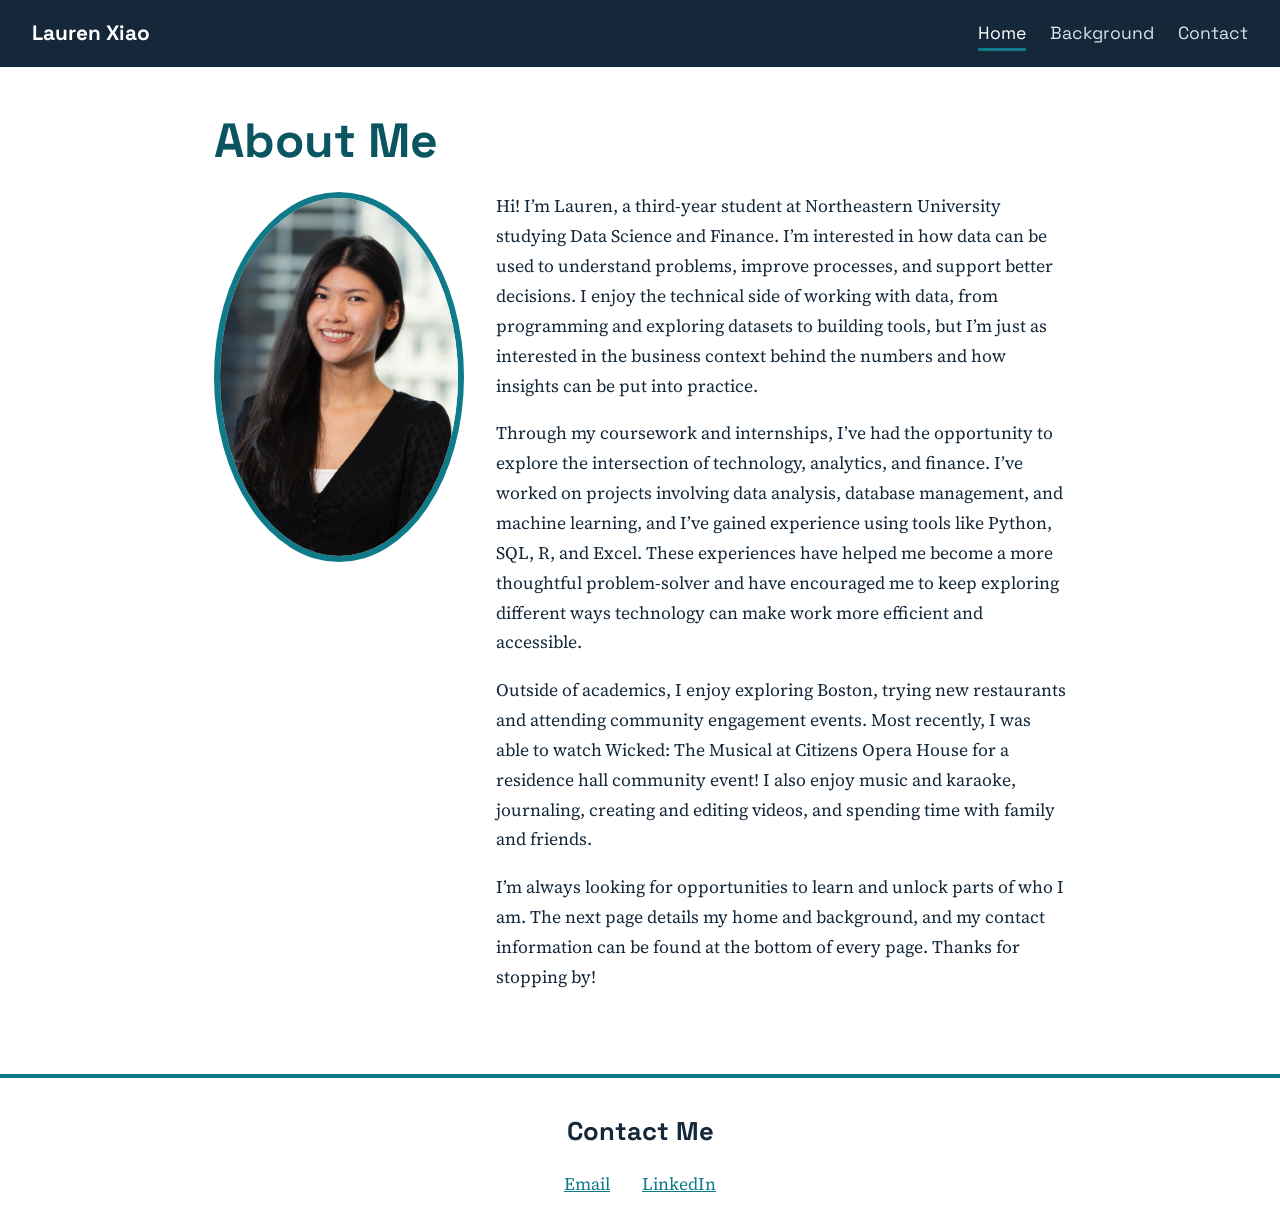
<file: index.html>
<!DOCTYPE html>
<html lang="en">
<head>
    <meta charset="utf-8">
    <meta name="viewport" content="width=device-width, initial-scale=1">
    <title>About Me | Lauren Xiao</title>
    <link rel="preconnect" href="https://fonts.googleapis.com">
    <link rel="preconnect" href="https://fonts.gstatic.com" crossorigin>
    <link href="https://fonts.googleapis.com/css2?family=Space+Grotesk:wght@500;700&family=Source+Serif+4:wght@400;600&display=swap" rel="stylesheet">
    <link rel="stylesheet" href="styles.css">
</head>
<body>
    <header class="site-header">
        <a href="index.html" class="site-name">Lauren Xiao</a>
        <nav>
            <a href="index.html" class="nav-link current">Home</a>
            <a href="background.html" class="nav-link">Background</a>
            <a href="#contact" class="nav-link">Contact</a>
        </nav>
    </header>

    <main class="page">
        <h1>About Me</h1>

        <section class="intro">
            <img src="lauren_headshot.jpg" alt="Image of me" class="portrait">
            <div class="intro-text">
                <p>Hi! I’m Lauren, a third-year student at Northeastern University studying Data Science and Finance. I’m interested in how data can be used to understand problems, improve processes, and support better decisions. I enjoy the technical side of working with data, from programming and exploring datasets to building tools, but I’m just as interested in the business context behind the numbers and how insights can be put into practice.</p>
                <p>Through my coursework and internships, I’ve had the opportunity to explore the intersection of technology, analytics, and finance. I’ve worked on projects involving data analysis, database management, and machine learning, and I’ve gained experience using tools like Python, SQL, R, and Excel. These experiences have helped me become a more thoughtful problem-solver and have encouraged me to keep exploring different ways technology can make work more efficient and accessible.</p>
                <p>Outside of academics, I enjoy exploring Boston, trying new restaurants and attending community engagement events. Most recently, I was able to watch Wicked: The Musical at Citizens Opera House for a residence hall community event! I also enjoy music and karaoke, journaling, creating and editing videos, and spending time with family and friends. </p>
                <p>I’m always looking for opportunities to learn and unlock parts of who I am. The next page details my home and background, and my contact information can be found at the bottom of every page. Thanks for stopping by!</p>
            </div>
        </section>
    </main>

    <footer id="contact" class="site-footer">
        <h2>Contact Me</h2>
        <ul class="contact-list">
            <li><a href="mailto:xiao.la@northeastern.edu">Email</a></li>
            <li><a href="https://www.linkedin.com/in/lauren-xiao/" target="_blank" rel="noopener">LinkedIn</a></li>
        </ul>
    </footer>
</body>
</html>
</file>
<file: styles.css>
/* Custom fonts/cohesive color scheme/custom margins and padding */
:root {
    --bg: #ffffff;
    --ink: #14283a;
    --accent: #0f7b8a;
    --accent-dark: #0a5560;
    --panel: #ffffff;
    --line: #c9d6dd;
}

* { box-sizing: border-box; }

body {
    margin: 0;
    background-color: var(--bg);
    color: var(--ink);
    font-family: "Source Serif 4", Georgia, serif;
    font-size: 1.1rem;
    line-height: 1.7;
}

h1, h2, .site-name, .nav-link {
    font-family: "Space Grotesk", Arial, sans-serif;
}

h1 {
    font-size: 3rem;      /* main heading: biggest on the site */
    line-height: 1.1;
    margin: 0 0 1.5rem;
    color: var(--accent-dark);
}

h2 {
    font-size: 1.6rem;    /* smaller than the h1 on the home page */
    margin: 2.5rem 0 1rem;
}

a { color: var(--accent); }
a:hover { color: var(--accent-dark); }

/* Header and navigation */
.site-header {
    display: flex;
    justify-content: space-between;
    align-items: center;
    flex-wrap: wrap;
    gap: 0.5rem 1.5rem;
    padding: 1rem 2rem;
    background-color: var(--ink);
}

.site-name {
    color: #ffffff;
    font-weight: 700;
    font-size: 1.3rem;
    text-decoration: none;
}

.nav-link {
    color: #d6e4ea;
    text-decoration: none;
    margin-left: 1.25rem;
    padding-bottom: 4px;
    border-bottom: 3px solid transparent;
}

.nav-link:hover,
.nav-link.current {
    color: #ffffff;
    border-bottom-color: var(--accent);
}

/* Page layout (margins and padding) */
.page {
    max-width: 900px;
    margin: 0 auto;
    padding: 3rem 1.5rem 2rem;
}

.intro {
    display: flex;
    gap: 2rem;
    align-items: flex-start;
}

.portrait {
    width: 250px;
    max-width: 100%;
    border-radius: 50%;
    border: 6px solid var(--accent);
    background-color: var(--panel);
    flex-shrink: 0;
}

.intro-text p:first-child { margin-top: 0; }

.wide-image {
    width: 100%;
    border-radius: 8px;
    border: 1px solid var(--line);
    background-color: var(--panel);
    margin-bottom: 1rem;
}

.cousin-list {
    padding-left: 1.5rem;
}

.cousin-list li {
    margin-bottom: 0.5rem;
}

/* Chart */
.chart-box {
    position: relative;
    background-color: var(--panel);
    border: 1px solid var(--line);
    border-radius: 8px;
    padding: 1rem;
}

.chart-box svg {
    width: 100%;
    height: auto;
    font-family: "Space Grotesk", Arial, sans-serif;
}

.bar:hover { opacity: 0.75; }

.legend-label { font-size: 13px; fill: var(--ink); }

.ship-label { font-size: 13px; fill: var(--ink); }

.sort-controls {
    display: flex;
    flex-wrap: wrap;
    align-items: center;
    gap: 0.5rem;
    margin-bottom: 0.5rem;
    font-family: "Space Grotesk", Arial, sans-serif;
}

.sort-btn {
    font: inherit;
    font-size: 0.9rem;
    padding: 0.3rem 0.8rem;
    border: 1px solid var(--accent);
    border-radius: 999px;
    background: var(--panel);
    color: var(--accent-dark);
    cursor: pointer;
}

.sort-btn:hover { background: var(--bg); }
.sort-btn.active { background: var(--accent); color: #ffffff; }

.axis-label { font-size: 13px; fill: var(--ink); }

.tooltip {
    position: absolute;
    opacity: 0;
    pointer-events: none;
    background-color: var(--ink);
    color: #ffffff;
    padding: 4px 10px;
    border-radius: 4px;
    font-family: "Space Grotesk", Arial, sans-serif;
    font-size: 0.9rem;
    white-space: nowrap;
}

/* Footer / contact */
.site-footer {
    margin-top: 2rem;
    padding: 2rem;
    text-align: center;
    background-color: var(--panel);
    border-top: 4px solid var(--accent);
}

.site-footer h2 { margin-top: 0; }

.contact-list {
    list-style: none;
    margin: 0;
    padding: 0;
    display: flex;
    justify-content: center;
    flex-wrap: wrap;
    gap: 0.5rem 2rem;
}

/* Small screens  */
@media (max-width: 700px) {
    .intro { flex-direction: column; align-items: center; }
    h1 { font-size: 2.3rem; }
}
</file>
